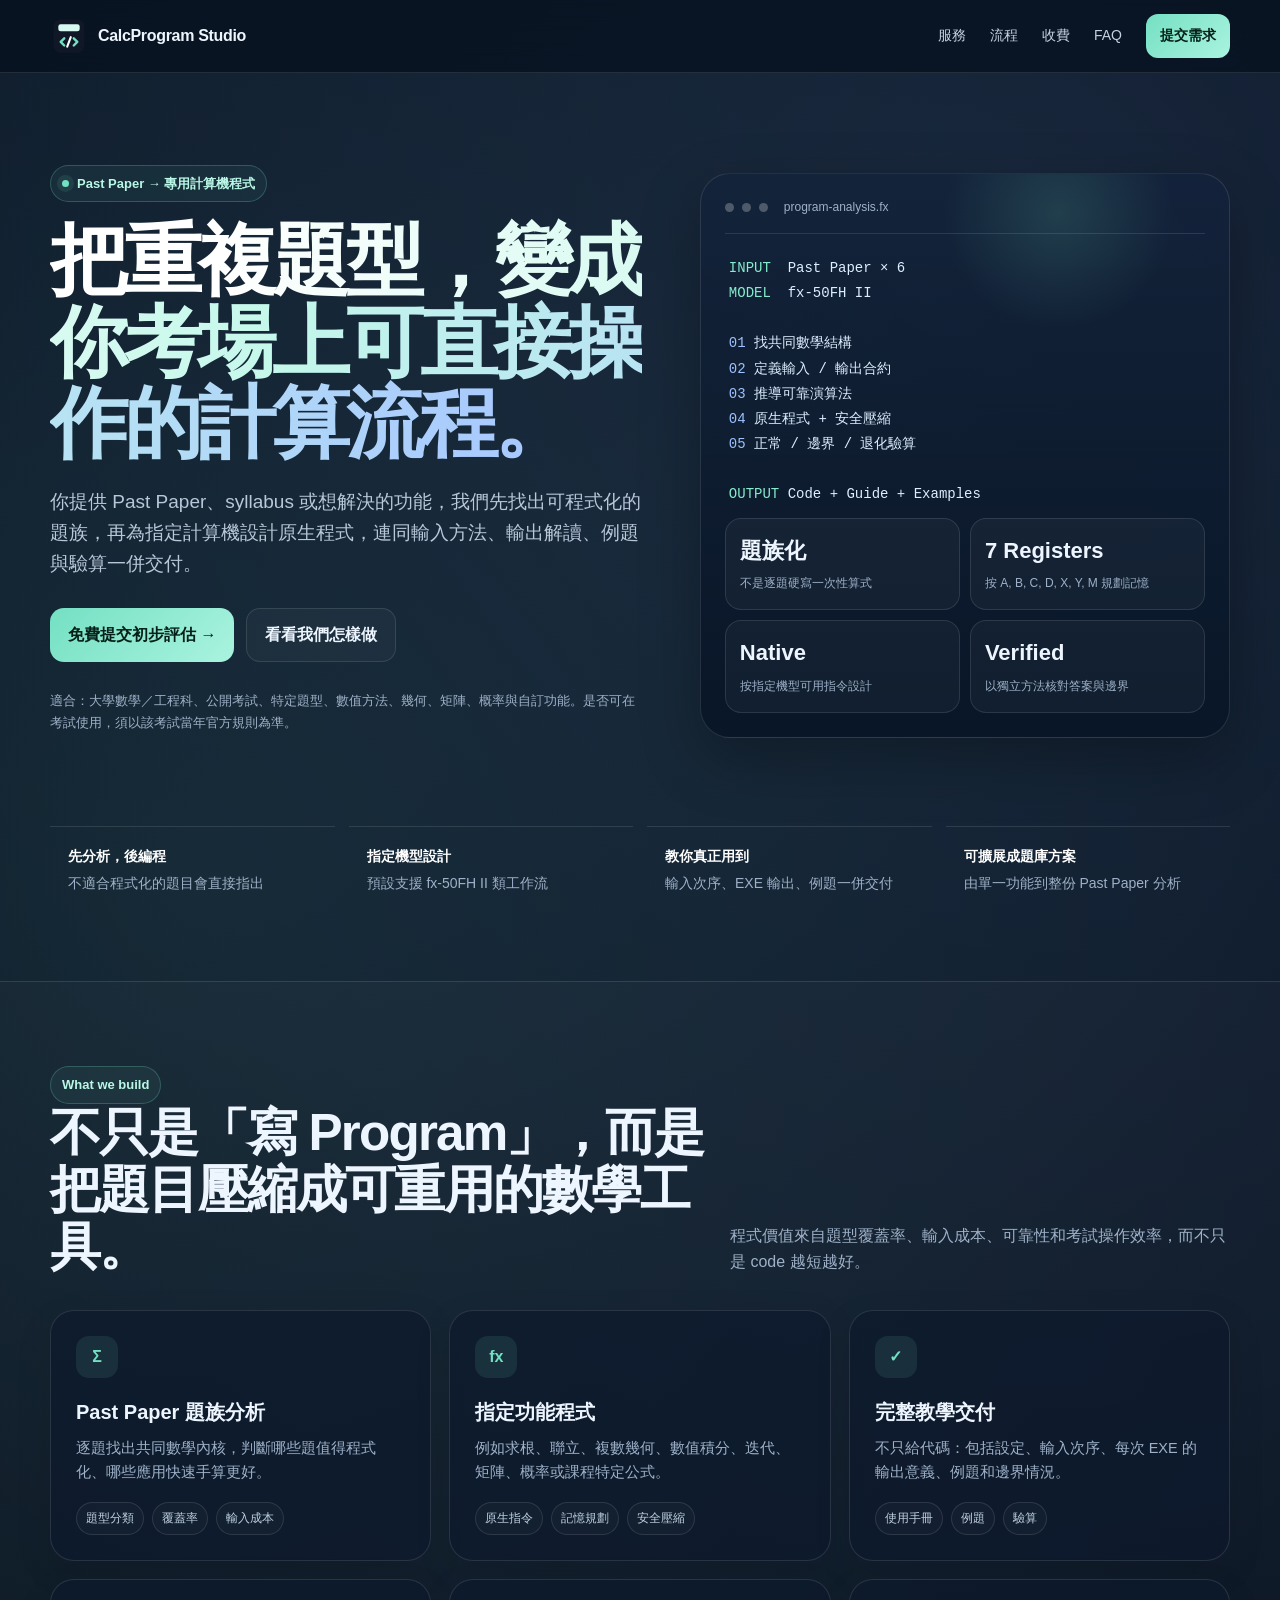
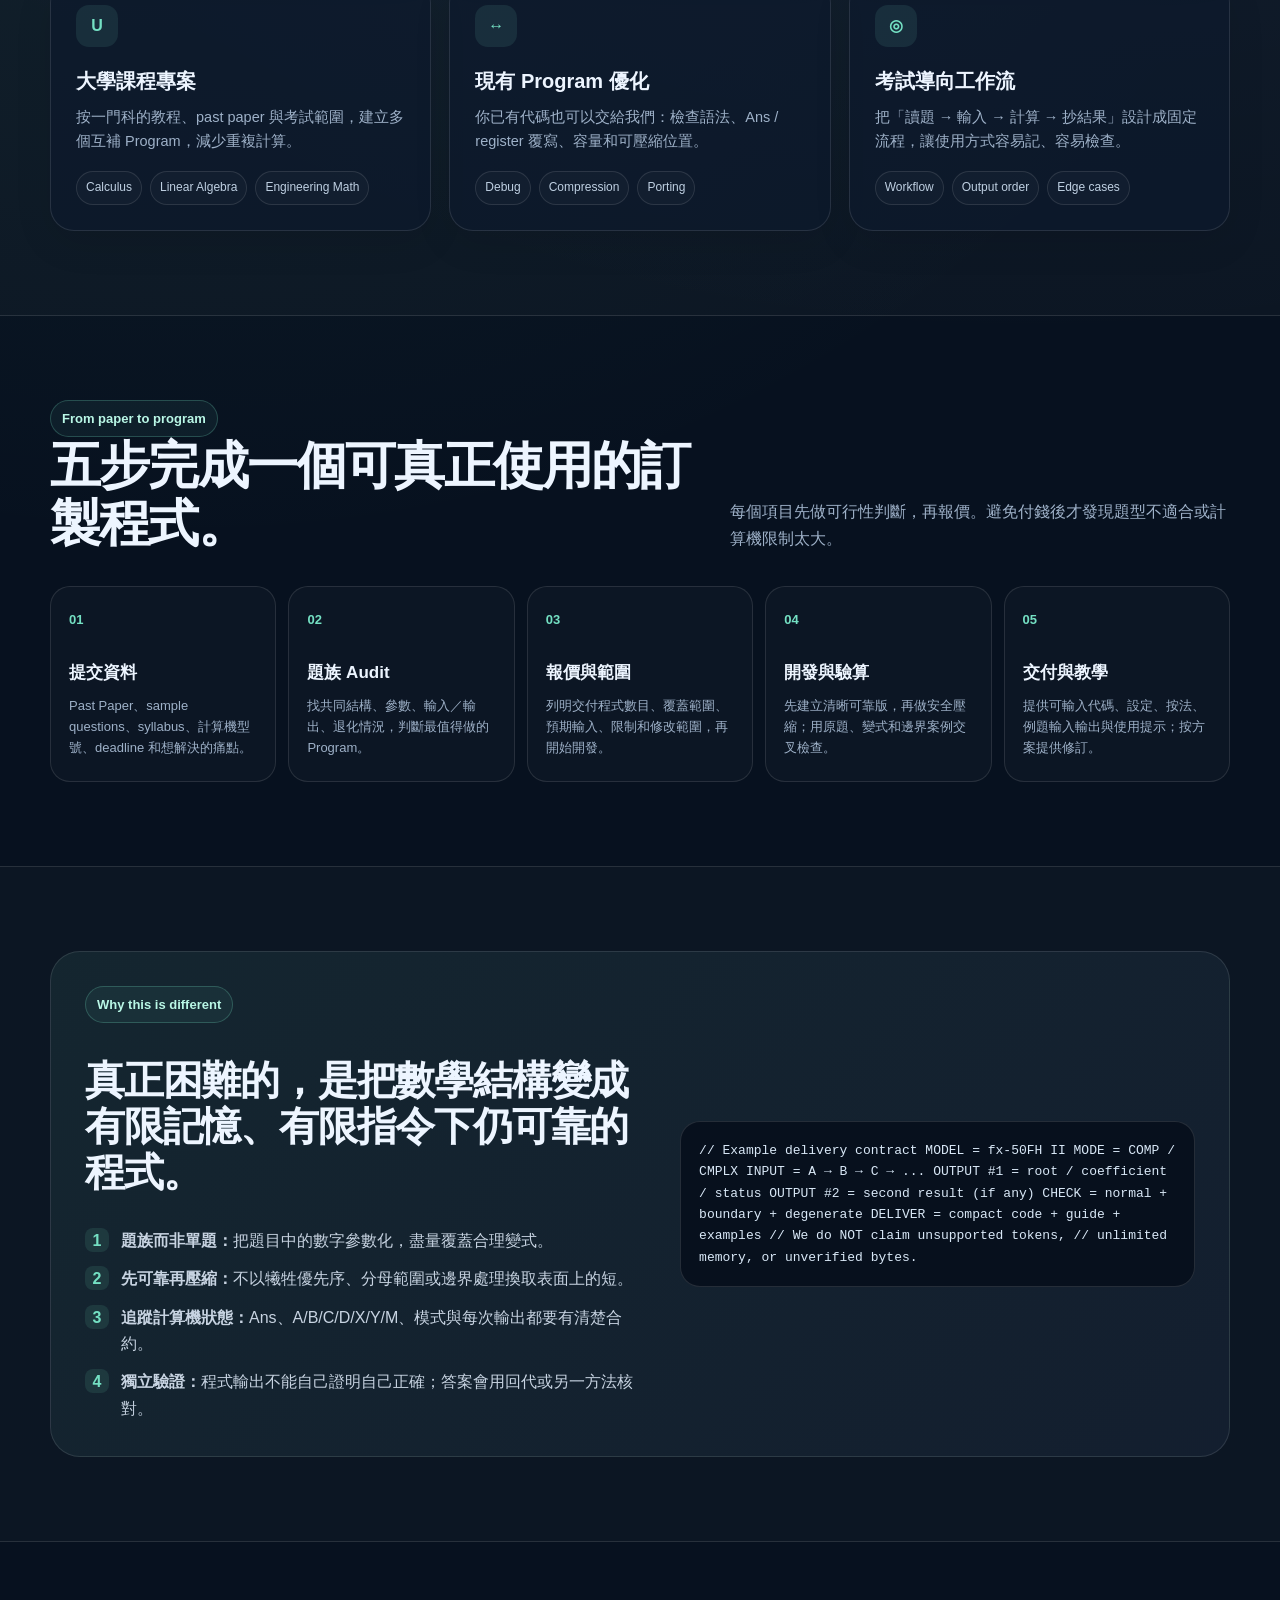
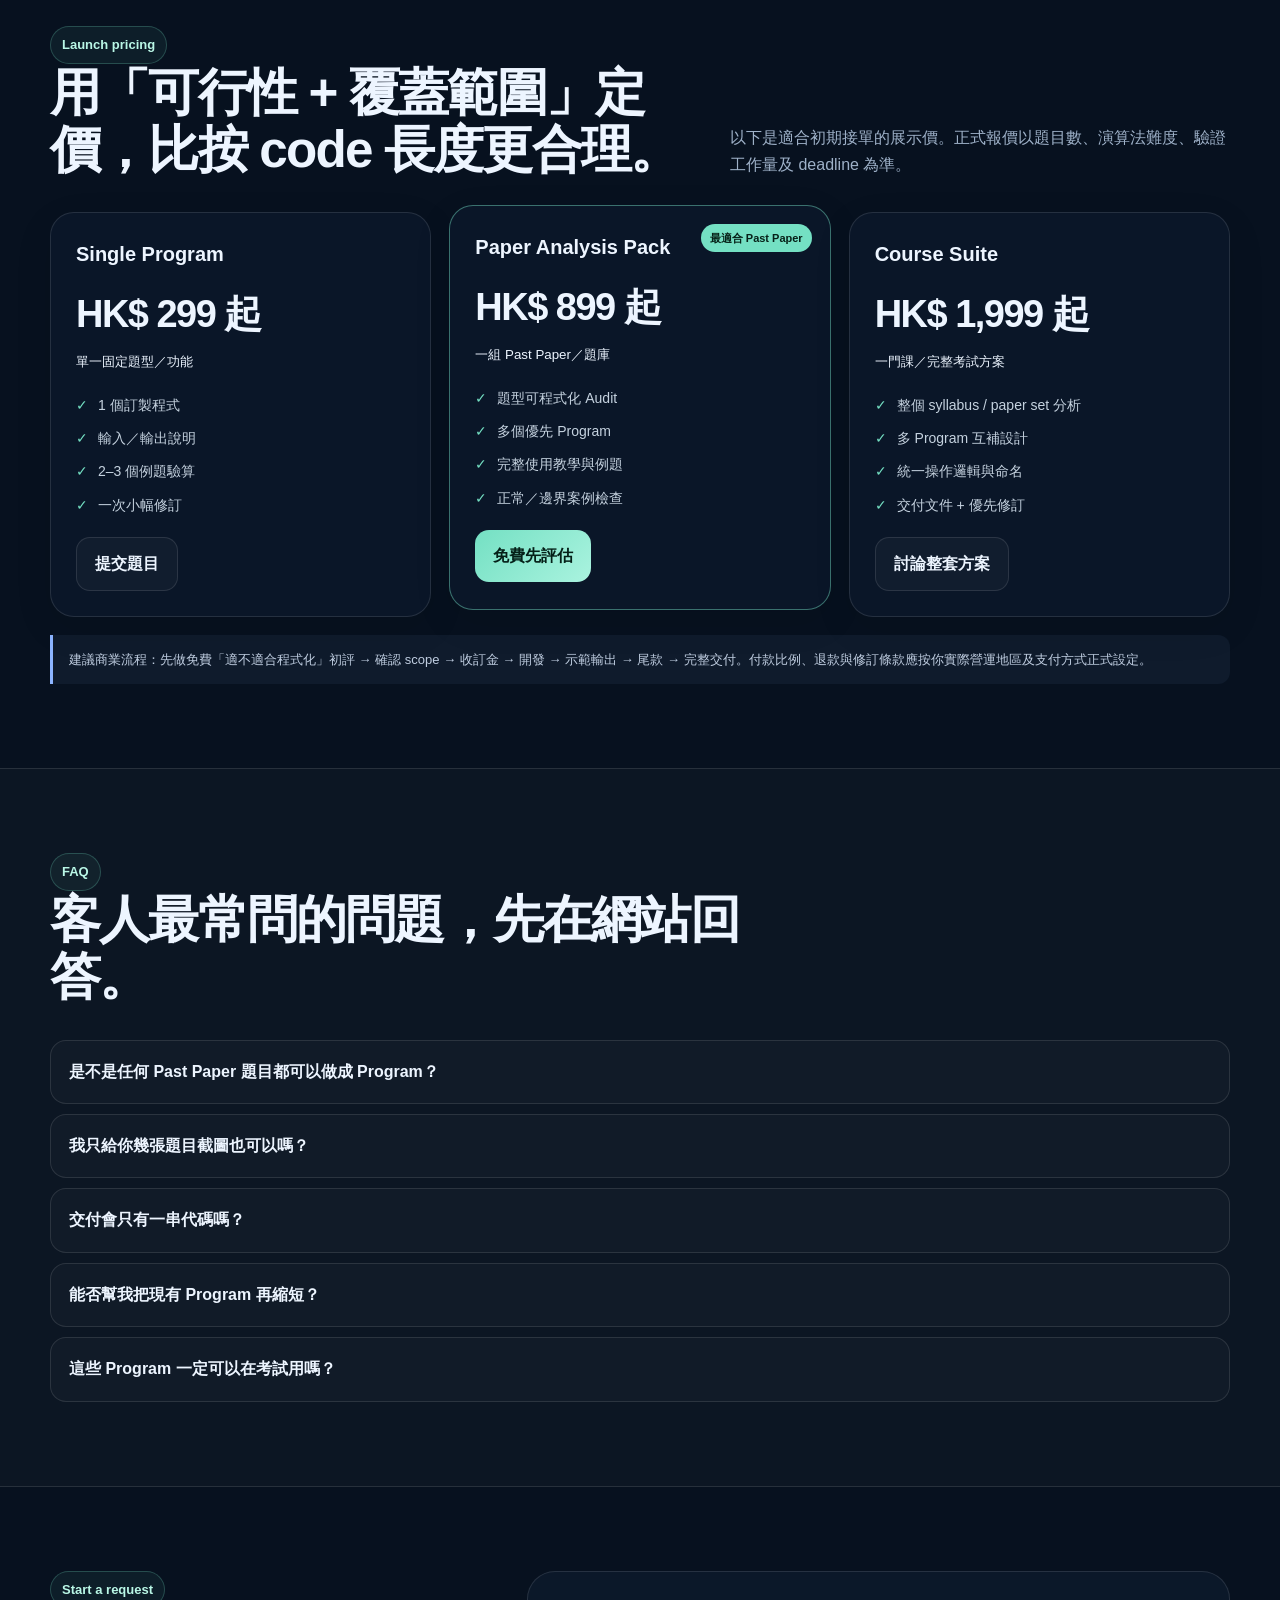
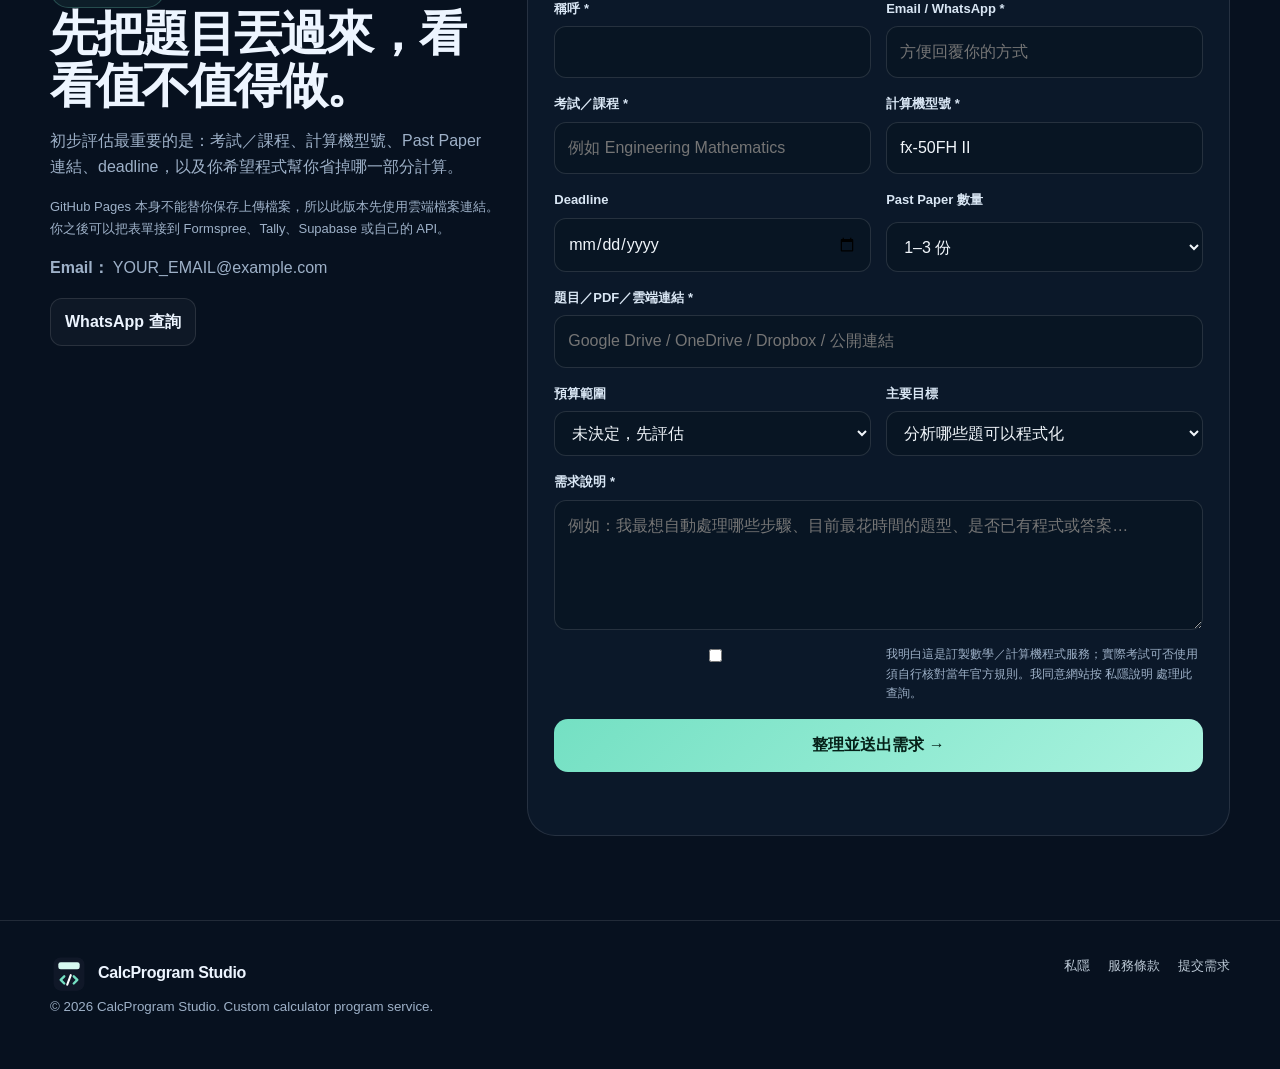
<file: index.html>
<!doctype html>
<html lang="zh-Hant">
<head>
  <meta charset="utf-8">
  <meta name="viewport" content="width=device-width,initial-scale=1">
  <meta name="description" content="按 Past Paper、考試或指定功能訂製 fx-50FH II 計算機程式：題族分析、演算法設計、原生程式、驗算與使用教學。">
  <meta name="theme-color" content="#07111f">
  <title>CalcProgram Studio｜訂製計算機程式</title>
  <link rel="icon" href="assets/logo.svg" type="image/svg+xml">
  <link rel="stylesheet" href="assets/styles.css">
</head>
<body>
  <header class="nav">
    <div class="container nav-inner">
      <a class="brand" href="#top"><img src="assets/logo.svg" alt=""><span data-brand>CalcProgram Studio</span></a>
      <nav class="nav-links" aria-label="主要導覽">
        <a href="#services">服務</a><a href="#process">流程</a><a href="#pricing">收費</a><a href="#faq">FAQ</a>
        <a class="btn btn-primary btn-small" href="#order">提交需求</a>
      </nav>
      <a class="btn btn-secondary btn-small mobile-menu" href="#order">查詢</a>
    </div>
  </header>

  <main id="top">
    <section class="hero">
      <div class="container hero-grid">
        <div>
          <div class="eyebrow"><span class="dot"></span> Past Paper → 專用計算機程式</div>
          <h1><span class="gradient">把重複題型，變成你考場上可直接操作的計算流程。</span></h1>
          <p class="lead">你提供 Past Paper、syllabus 或想解決的功能，我們先找出可程式化的題族，再為指定計算機設計原生程式，連同輸入方法、輸出解讀、例題與驗算一併交付。</p>
          <div class="hero-actions">
            <a class="btn btn-primary" href="#order">免費提交初步評估 →</a>
            <a class="btn btn-secondary" href="#process">看看我們怎樣做</a>
          </div>
          <p class="micro">適合：大學數學／工程科、公開考試、特定題型、數值方法、幾何、矩陣、概率與自訂功能。是否可在考試使用，須以該考試當年官方規則為準。</p>
        </div>
        <div class="hero-card" aria-label="程式分析示例">
          <div class="window-top"><i></i><i></i><i></i><span style="margin-left:8px">program-analysis.fx</span></div>
          <div class="code"><span class="g">INPUT</span>  Past Paper × 6
<span class="g">MODEL</span>  fx-50FH II

<span class="b">01</span> 找共同數學結構
<span class="b">02</span> 定義輸入 / 輸出合約
<span class="b">03</span> 推導可靠演算法
<span class="b">04</span> 原生程式 + 安全壓縮
<span class="b">05</span> 正常 / 邊界 / 退化驗算

<span class="g">OUTPUT</span> Code + Guide + Examples</div>
          <div class="analysis-card">
            <div class="mini-panel"><strong>題族化</strong><span>不是逐題硬寫一次性算式</span></div>
            <div class="mini-panel"><strong>7 Registers</strong><span>按 A, B, C, D, X, Y, M 規劃記憶</span></div>
            <div class="mini-panel"><strong>Native</strong><span>按指定機型可用指令設計</span></div>
            <div class="mini-panel"><strong>Verified</strong><span>以獨立方法核對答案與邊界</span></div>
          </div>
        </div>
      </div>
    </section>

    <section class="trust">
      <div class="container trust-grid">
        <div class="trust-item"><b>先分析，後編程</b>不適合程式化的題目會直接指出</div>
        <div class="trust-item"><b>指定機型設計</b>預設支援 fx-50FH II 類工作流</div>
        <div class="trust-item"><b>教你真正用到</b>輸入次序、EXE 輸出、例題一併交付</div>
        <div class="trust-item"><b>可擴展成題庫方案</b>由單一功能到整份 Past Paper 分析</div>
      </div>
    </section>

    <section class="section alt" id="services">
      <div class="container">
        <div class="section-head"><div><div class="eyebrow">What we build</div><h2>不只是「寫 Program」，而是把題目壓縮成可重用的數學工具。</h2></div><p>程式價值來自題型覆蓋率、輸入成本、可靠性和考試操作效率，而不只是 code 越短越好。</p></div>
        <div class="grid-3">
          <article class="card"><div class="icon">Σ</div><h3>Past Paper 題族分析</h3><p>逐題找出共同數學內核，判斷哪些題值得程式化、哪些應用快速手算更好。</p><div class="tag-list"><span class="tag">題型分類</span><span class="tag">覆蓋率</span><span class="tag">輸入成本</span></div></article>
          <article class="card"><div class="icon">fx</div><h3>指定功能程式</h3><p>例如求根、聯立、複數幾何、數值積分、迭代、矩陣、概率或課程特定公式。</p><div class="tag-list"><span class="tag">原生指令</span><span class="tag">記憶規劃</span><span class="tag">安全壓縮</span></div></article>
          <article class="card"><div class="icon">✓</div><h3>完整教學交付</h3><p>不只給代碼：包括設定、輸入次序、每次 EXE 的輸出意義、例題和邊界情況。</p><div class="tag-list"><span class="tag">使用手冊</span><span class="tag">例題</span><span class="tag">驗算</span></div></article>
          <article class="card"><div class="icon">U</div><h3>大學課程專案</h3><p>按一門科的教程、past paper 與考試範圍，建立多個互補 Program，減少重複計算。</p><div class="tag-list"><span class="tag">Calculus</span><span class="tag">Linear Algebra</span><span class="tag">Engineering Math</span></div></article>
          <article class="card"><div class="icon">↔</div><h3>現有 Program 優化</h3><p>你已有代碼也可以交給我們：檢查語法、Ans / register 覆寫、容量和可壓縮位置。</p><div class="tag-list"><span class="tag">Debug</span><span class="tag">Compression</span><span class="tag">Porting</span></div></article>
          <article class="card"><div class="icon">◎</div><h3>考試導向工作流</h3><p>把「讀題 → 輸入 → 計算 → 抄結果」設計成固定流程，讓使用方式容易記、容易檢查。</p><div class="tag-list"><span class="tag">Workflow</span><span class="tag">Output order</span><span class="tag">Edge cases</span></div></article>
        </div>
      </div>
    </section>

    <section class="section" id="process">
      <div class="container">
        <div class="section-head"><div><div class="eyebrow">From paper to program</div><h2>五步完成一個可真正使用的訂製程式。</h2></div><p>每個項目先做可行性判斷，再報價。避免付錢後才發現題型不適合或計算機限制太大。</p></div>
        <div class="process">
          <div class="step"><h3>提交資料</h3><p>Past Paper、sample questions、syllabus、計算機型號、deadline 和想解決的痛點。</p></div>
          <div class="step"><h3>題族 Audit</h3><p>找共同結構、參數、輸入／輸出、退化情況，判斷最值得做的 Program。</p></div>
          <div class="step"><h3>報價與範圍</h3><p>列明交付程式數目、覆蓋範圍、預期輸入、限制和修改範圍，再開始開發。</p></div>
          <div class="step"><h3>開發與驗算</h3><p>先建立清晰可靠版，再做安全壓縮；用原題、變式和邊界案例交叉檢查。</p></div>
          <div class="step"><h3>交付與教學</h3><p>提供可輸入代碼、設定、按法、例題輸入輸出與使用提示；按方案提供修訂。</p></div>
        </div>
      </div>
    </section>

    <section class="section alt">
      <div class="container feature-band">
        <div><div class="eyebrow">Why this is different</div><h2 style="font-size:40px;line-height:1.15;letter-spacing:-.03em">真正困難的，是把數學結構變成有限記憶、有限指令下仍可靠的程式。</h2>
          <div class="checklist">
            <div class="check"><b>1</b><span><strong>題族而非單題：</strong>把題目中的數字參數化，盡量覆蓋合理變式。</span></div>
            <div class="check"><b>2</b><span><strong>先可靠再壓縮：</strong>不以犧牲優先序、分母範圍或邊界處理換取表面上的短。</span></div>
            <div class="check"><b>3</b><span><strong>追蹤計算機狀態：</strong>Ans、A/B/C/D/X/Y/M、模式與每次輸出都要有清楚合約。</span></div>
            <div class="check"><b>4</b><span><strong>獨立驗證：</strong>程式輸出不能自己證明自己正確；答案會用回代或另一方法核對。</span></div>
          </div>
        </div>
        <div class="code-panel">// Example delivery contract
MODEL      = fx-50FH II
MODE       = COMP / CMPLX
INPUT      = A → B → C → ...
OUTPUT #1  = root / coefficient / status
OUTPUT #2  = second result (if any)
CHECK      = normal + boundary + degenerate
DELIVER    = compact code + guide + examples

// We do NOT claim unsupported tokens,
// unlimited memory, or unverified bytes.</div>
      </div>
    </section>

    <section class="section" id="pricing">
      <div class="container">
        <div class="section-head"><div><div class="eyebrow">Launch pricing</div><h2>用「可行性 + 覆蓋範圍」定價，比按 code 長度更合理。</h2></div><p>以下是適合初期接單的展示價。正式報價以題目數、演算法難度、驗證工作量及 deadline 為準。</p></div>
        <div class="pricing">
          <article class="card price-card"><h3>Single Program</h3><div class="price" data-price="starter">HK$ 299 起</div><small>單一固定題型／功能</small><ul class="list"><li>1 個訂製程式</li><li>輸入／輸出說明</li><li>2–3 個例題驗算</li><li>一次小幅修訂</li></ul><a href="#order" class="btn btn-secondary">提交題目</a></article>
          <article class="card price-card featured"><div class="badge">最適合 Past Paper</div><h3>Paper Analysis Pack</h3><div class="price" data-price="paper">HK$ 899 起</div><small>一組 Past Paper／題庫</small><ul class="list"><li>題型可程式化 Audit</li><li>多個優先 Program</li><li>完整使用教學與例題</li><li>正常／邊界案例檢查</li></ul><a href="#order" class="btn btn-primary">免費先評估</a></article>
          <article class="card price-card"><h3>Course Suite</h3><div class="price" data-price="suite">HK$ 1,999 起</div><small>一門課／完整考試方案</small><ul class="list"><li>整個 syllabus / paper set 分析</li><li>多 Program 互補設計</li><li>統一操作邏輯與命名</li><li>交付文件 + 優先修訂</li></ul><a href="#order" class="btn btn-secondary">討論整套方案</a></article>
        </div>
        <div class="notice">建議商業流程：先做免費「適不適合程式化」初評 → 確認 scope → 收訂金 → 開發 → 示範輸出 → 尾款 → 完整交付。付款比例、退款與修訂條款應按你實際營運地區及支付方式正式設定。</div>
      </div>
    </section>

    <section class="section alt" id="faq">
      <div class="container">
        <div class="section-head"><div><div class="eyebrow">FAQ</div><h2>客人最常問的問題，先在網站回答。</h2></div></div>
        <div class="faq">
          <details><summary>是不是任何 Past Paper 題目都可以做成 Program？</summary><p>不是。最適合的是有固定數學結構、只是參數或條件改變的題型。純證明、需要大量文字判斷、資訊不足或計算機原生功能無法可靠表達的題目，可能不值得程式化。我們的 Audit 就是先把這些分開。</p></details>
          <details><summary>我只給你幾張題目截圖也可以嗎？</summary><p>可以。最好同時提供考試名稱／課程、計算機型號及 syllabus 範圍。只有少量題目時，我們會明確列出程式假設的題型範圍，不會把少量樣本說成能覆蓋所有變式。</p></details>
          <details><summary>交付會只有一串代碼嗎？</summary><p>不會。標準交付會包括目標機型與模式、原生程式、輸入順序、每次暫停的輸出意義、實際例題、限制與注意事項。較大的方案會另外整理題型對應表。</p></details>
          <details><summary>能否幫我把現有 Program 再縮短？</summary><p>可以，但流程是先確認原版數學與狀態正確，再壓縮。對 fx-50FH II 這類機型，隱乘、Ans、register 覆寫和除法優先序都可能令「短一點」變成錯一點，因此不會只做字面刪減。</p></details>
          <details><summary>這些 Program 一定可以在考試用嗎？</summary><p>不保證。不同院校、科目、年度與考試可能有不同計算機／程式規則。客戶應先核對當年官方規則；如你提供相關規則，我們可以按規則限制設計，但不提供繞過監考或禁止規定的方法。</p></details>
        </div>
      </div>
    </section>

    <section class="section" id="order">
      <div class="container order-wrap">
        <div class="order-copy"><div class="eyebrow">Start a request</div><h2>先把題目丟過來，看看值不值得做。</h2><p>初步評估最重要的是：考試／課程、計算機型號、Past Paper 連結、deadline，以及你希望程式幫你省掉哪一部分計算。</p><p class="micro">GitHub Pages 本身不能替你保存上傳檔案，所以此版本先使用雲端檔案連結。你之後可以把表單接到 Formspree、Tally、Supabase 或自己的 API。</p><p><strong>Email：</strong> <a data-email href="mailto:YOUR_EMAIL@example.com">YOUR_EMAIL@example.com</a></p><p><a class="btn btn-secondary btn-small" data-whatsapp hidden href="#" rel="noopener">WhatsApp 查詢</a></p></div>
        <form class="form" id="inquiryForm">
          <div class="field"><label for="name">稱呼 *</label><input id="name" name="name" required autocomplete="name"></div>
          <div class="field"><label for="contact">Email / WhatsApp *</label><input id="contact" name="contact" required placeholder="方便回覆你的方式"></div>
          <div class="field"><label for="exam">考試／課程 *</label><input id="exam" name="exam" required placeholder="例如 Engineering Mathematics"></div>
          <div class="field"><label for="calculator">計算機型號 *</label><input id="calculator" name="calculator" required value="fx-50FH II"></div>
          <div class="field"><label for="deadline">Deadline</label><input id="deadline" name="deadline" type="date"></div>
          <div class="field"><label for="paperCount">Past Paper 數量</label><select id="paperCount" name="paperCount"><option>1–3 份</option><option>4–8 份</option><option>9–15 份</option><option>16+ 份</option><option>不是 Past Paper</option></select></div>
          <div class="field full"><label for="links">題目／PDF／雲端連結 *</label><input id="links" name="links" required placeholder="Google Drive / OneDrive / Dropbox / 公開連結"></div>
          <div class="field"><label for="budget">預算範圍</label><select id="budget" name="budget"><option>未決定，先評估</option><option>HK$300 以下</option><option>HK$300–800</option><option>HK$800–2,000</option><option>HK$2,000+</option></select></div>
          <div class="field"><label for="goal">主要目標</label><select id="goal" name="goal"><option>分析哪些題可以程式化</option><option>訂製單一 Program</option><option>整份 Past Paper 套裝</option><option>優化現有 Program</option><option>其他</option></select></div>
          <div class="field full"><label for="details">需求說明 *</label><textarea id="details" name="details" required placeholder="例如：我最想自動處理哪些步驟、目前最花時間的題型、是否已有程式或答案…"></textarea></div>
          <label class="consent field full"><input type="checkbox" required><span>我明白這是訂製數學／計算機程式服務；實際考試可否使用須自行核對當年官方規則。我同意網站按 <a href="privacy.html">私隱說明</a> 處理此查詢。</span></label>
          <div class="field full"><button class="btn btn-primary" type="submit">整理並送出需求 →</button></div>
          <div class="form-status" id="formStatus" role="status" aria-live="polite"></div>
        </form>
      </div>
    </section>
  </main>

  <footer class="footer"><div class="container footer-grid"><div><div class="brand"><img src="assets/logo.svg" alt=""><span data-brand>CalcProgram Studio</span></div><small>© <span data-year></span> <span data-brand>CalcProgram Studio</span>. Custom calculator program service.</small></div><div class="footer-links"><a href="privacy.html">私隱</a><a href="terms.html">服務條款</a><a href="#order">提交需求</a></div></div></footer>
  <script src="assets/config.js"></script><script src="assets/app.js"></script>
</body>
</html>
</file>
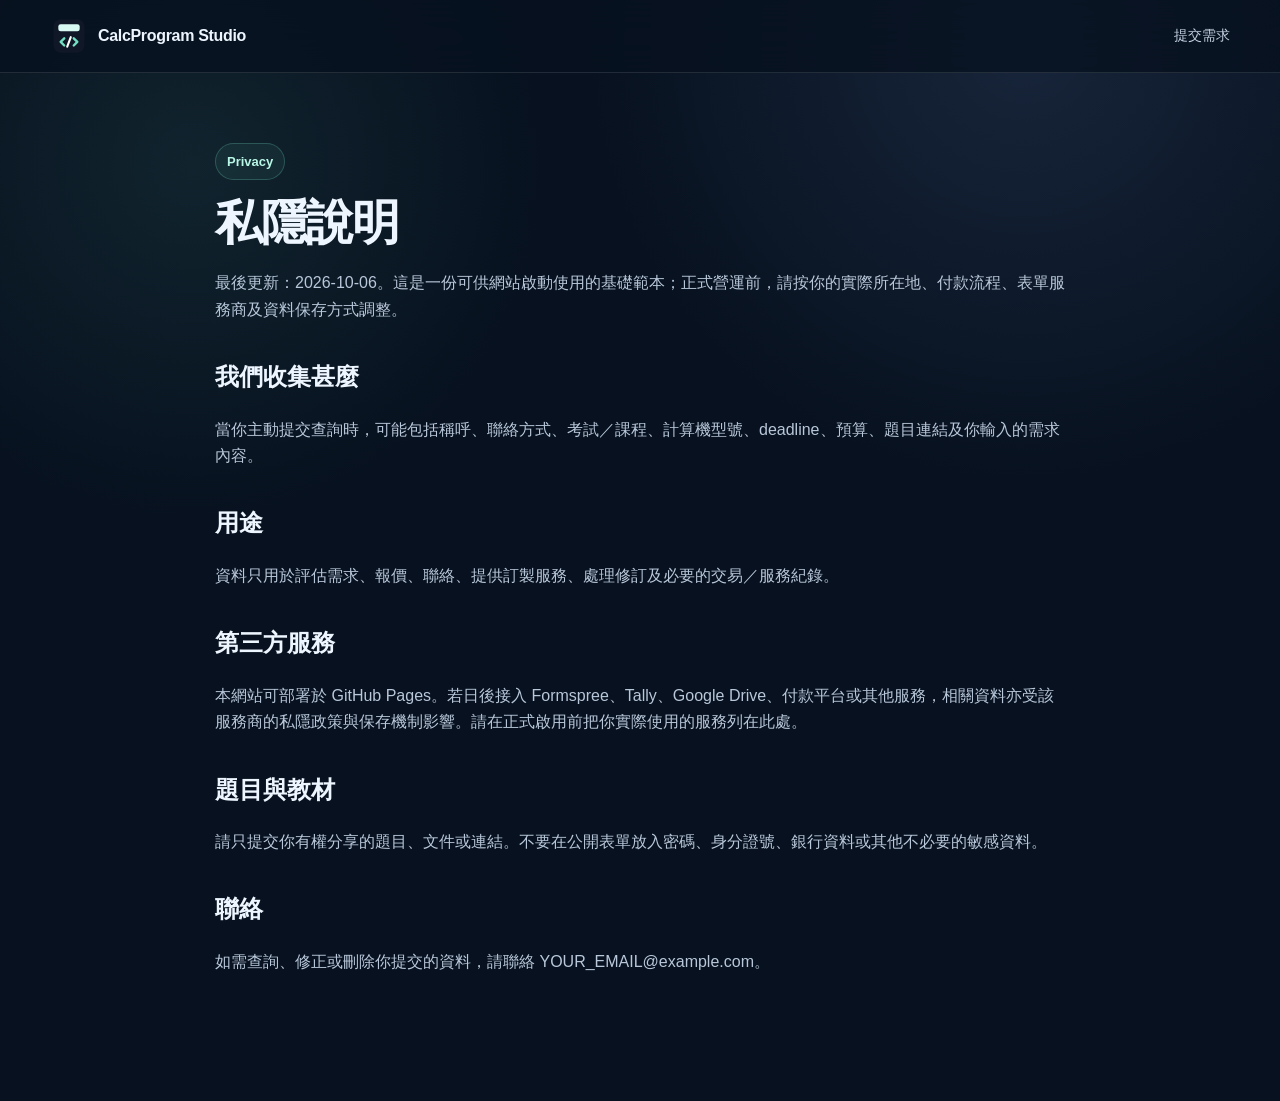
<file: privacy.html>
<!doctype html><html lang="zh-Hant"><head><meta charset="utf-8"><meta name="viewport" content="width=device-width,initial-scale=1"><title>私隱說明｜CalcProgram Studio</title><link rel="icon" href="assets/logo.svg" type="image/svg+xml"><link rel="stylesheet" href="assets/styles.css"></head><body>
<header class="nav"><div class="container nav-inner"><a class="brand" href="index.html"><img src="assets/logo.svg" alt=""><span data-brand>CalcProgram Studio</span></a><div class="nav-links"><a href="index.html#order">提交需求</a></div></div></header>
<main class="legal-page"><div class="container legal"><div class="eyebrow">Privacy</div><h1>私隱說明</h1><p>最後更新：2026-10-06。這是一份可供網站啟動使用的基礎範本；正式營運前，請按你的實際所在地、付款流程、表單服務商及資料保存方式調整。</p>
<h2>我們收集甚麼</h2><p>當你主動提交查詢時，可能包括稱呼、聯絡方式、考試／課程、計算機型號、deadline、預算、題目連結及你輸入的需求內容。</p>
<h2>用途</h2><p>資料只用於評估需求、報價、聯絡、提供訂製服務、處理修訂及必要的交易／服務紀錄。</p>
<h2>第三方服務</h2><p>本網站可部署於 GitHub Pages。若日後接入 Formspree、Tally、Google Drive、付款平台或其他服務，相關資料亦受該服務商的私隱政策與保存機制影響。請在正式啟用前把你實際使用的服務列在此處。</p>
<h2>題目與教材</h2><p>請只提交你有權分享的題目、文件或連結。不要在公開表單放入密碼、身分證號、銀行資料或其他不必要的敏感資料。</p>
<h2>聯絡</h2><p>如需查詢、修正或刪除你提交的資料，請聯絡 <a data-email href="mailto:YOUR_EMAIL@example.com">YOUR_EMAIL@example.com</a>。</p>
</div></main><script src="assets/config.js"></script><script src="assets/app.js"></script></body></html>
</file>
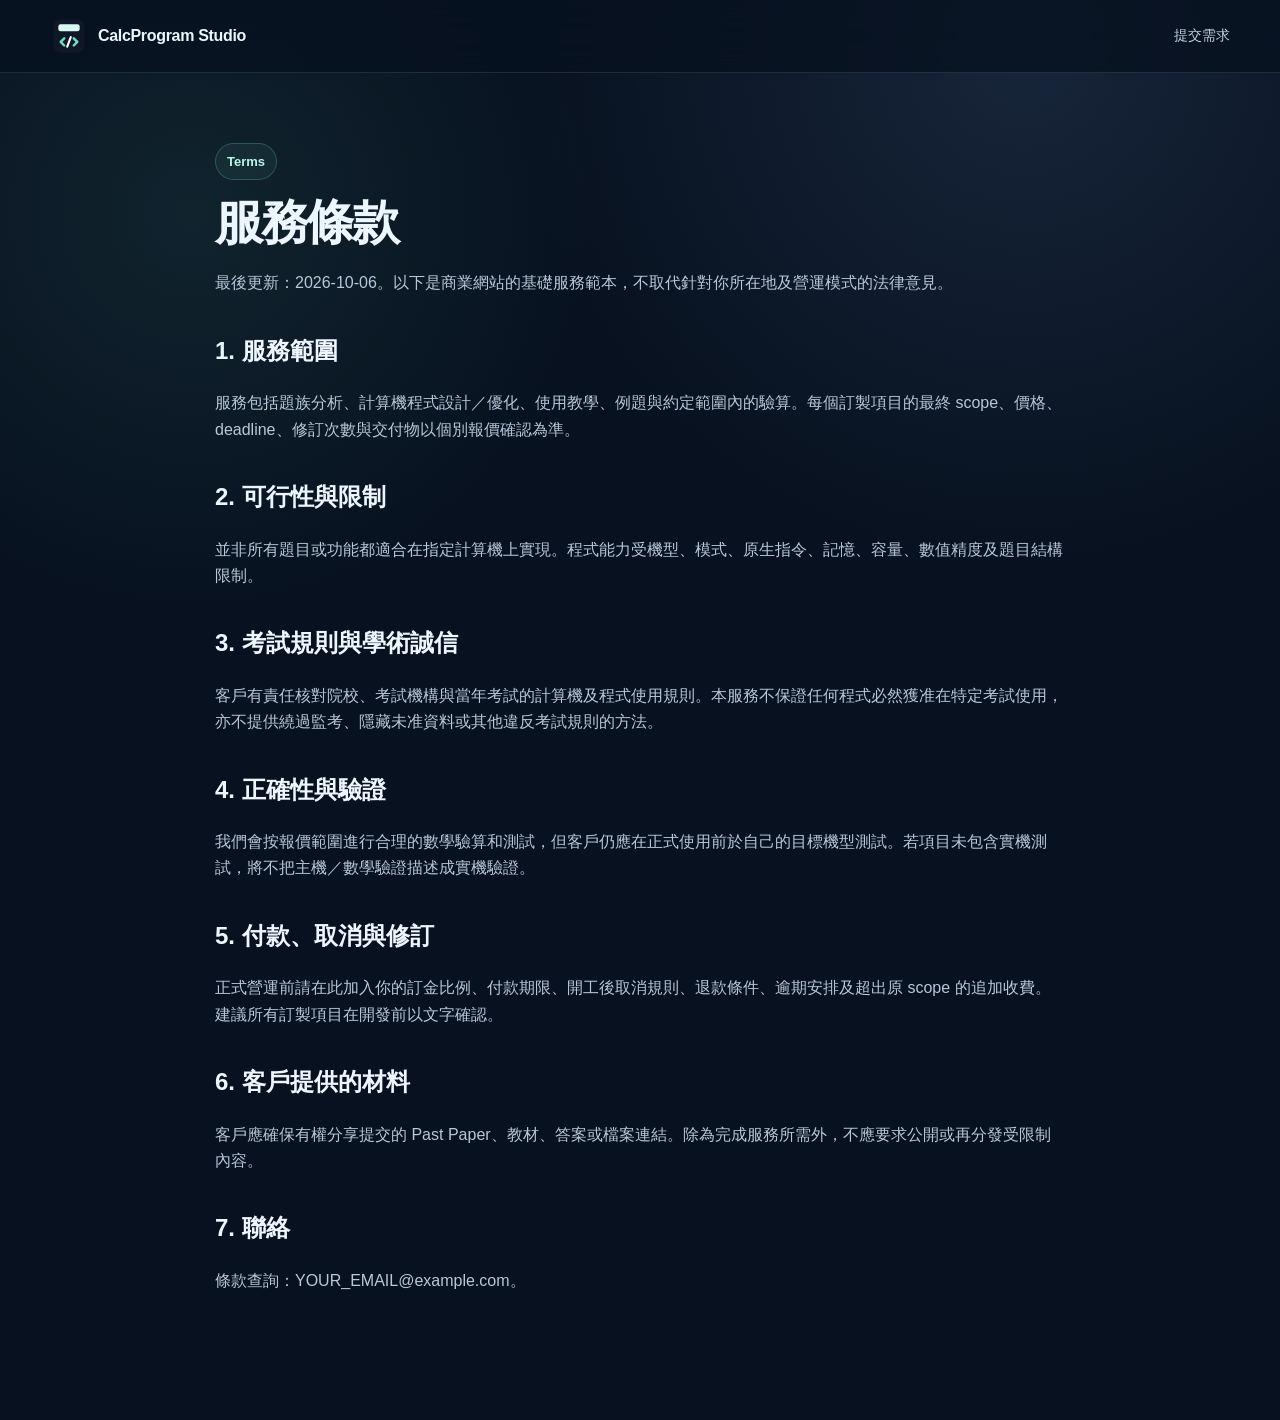
<file: terms.html>
<!doctype html><html lang="zh-Hant"><head><meta charset="utf-8"><meta name="viewport" content="width=device-width,initial-scale=1"><title>服務條款｜CalcProgram Studio</title><link rel="icon" href="assets/logo.svg" type="image/svg+xml"><link rel="stylesheet" href="assets/styles.css"></head><body>
<header class="nav"><div class="container nav-inner"><a class="brand" href="index.html"><img src="assets/logo.svg" alt=""><span data-brand>CalcProgram Studio</span></a><div class="nav-links"><a href="index.html#order">提交需求</a></div></div></header>
<main class="legal-page"><div class="container legal"><div class="eyebrow">Terms</div><h1>服務條款</h1><p>最後更新：2026-10-06。以下是商業網站的基礎服務範本，不取代針對你所在地及營運模式的法律意見。</p>
<h2>1. 服務範圍</h2><p>服務包括題族分析、計算機程式設計／優化、使用教學、例題與約定範圍內的驗算。每個訂製項目的最終 scope、價格、deadline、修訂次數與交付物以個別報價確認為準。</p>
<h2>2. 可行性與限制</h2><p>並非所有題目或功能都適合在指定計算機上實現。程式能力受機型、模式、原生指令、記憶、容量、數值精度及題目結構限制。</p>
<h2>3. 考試規則與學術誠信</h2><p>客戶有責任核對院校、考試機構與當年考試的計算機及程式使用規則。本服務不保證任何程式必然獲准在特定考試使用，亦不提供繞過監考、隱藏未准資料或其他違反考試規則的方法。</p>
<h2>4. 正確性與驗證</h2><p>我們會按報價範圍進行合理的數學驗算和測試，但客戶仍應在正式使用前於自己的目標機型測試。若項目未包含實機測試，將不把主機／數學驗證描述成實機驗證。</p>
<h2>5. 付款、取消與修訂</h2><p>正式營運前請在此加入你的訂金比例、付款期限、開工後取消規則、退款條件、逾期安排及超出原 scope 的追加收費。建議所有訂製項目在開發前以文字確認。</p>
<h2>6. 客戶提供的材料</h2><p>客戶應確保有權分享提交的 Past Paper、教材、答案或檔案連結。除為完成服務所需外，不應要求公開或再分發受限制內容。</p>
<h2>7. 聯絡</h2><p>條款查詢：<a data-email href="mailto:YOUR_EMAIL@example.com">YOUR_EMAIL@example.com</a>。</p>
</div></main><script src="assets/config.js"></script><script src="assets/app.js"></script></body></html>
</file>
<file: assets/styles.css>
:root{--bg:#07111f;--panel:#0d1a2d;--soft:#13233a;--text:#edf5ff;--muted:#9eb1c8;--line:rgba(255,255,255,.11);--brand:#74e0c3;--brand2:#8cb4ff;--dark:#05101e;--shadow:0 22px 60px rgba(0,0,0,.28);--radius:24px;--max:1180px}
*{box-sizing:border-box}html{scroll-behavior:smooth}body{margin:0;font-family:Inter,ui-sans-serif,-apple-system,BlinkMacSystemFont,"Segoe UI","Noto Sans TC","PingFang TC","Microsoft JhengHei",sans-serif;background:radial-gradient(circle at 80% 4%,rgba(140,180,255,.12),transparent 30%),radial-gradient(circle at 15% 15%,rgba(116,224,195,.09),transparent 25%),var(--bg);color:var(--text);line-height:1.65}a{color:inherit;text-decoration:none}button,input,select,textarea{font:inherit}.container{width:min(calc(100% - 40px),var(--max));margin:auto}.nav{position:sticky;top:0;z-index:20;background:rgba(7,17,31,.78);backdrop-filter:blur(18px);border-bottom:1px solid var(--line)}.nav-inner{height:72px;display:flex;align-items:center;gap:28px}.brand{display:flex;align-items:center;gap:10px;font-weight:800;letter-spacing:-.02em}.brand img{width:38px;height:38px}.nav-links{margin-left:auto;display:flex;align-items:center;gap:24px;color:#c4d1e0;font-size:14px}.nav-links a:hover{color:#fff}.btn{border:0;border-radius:14px;padding:13px 18px;display:inline-flex;align-items:center;justify-content:center;gap:8px;font-weight:750;cursor:pointer;transition:.2s transform,.2s background,.2s border}.btn:hover{transform:translateY(-1px)}.btn-primary{background:linear-gradient(135deg,var(--brand),#aaf3df);color:#052018}.btn-secondary{border:1px solid var(--line);background:rgba(255,255,255,.03);color:var(--text)}.btn-small{padding:10px 14px;border-radius:12px}.hero{padding:92px 0 70px}.hero-grid{display:grid;grid-template-columns:1.06fr .94fr;gap:52px;align-items:center}.eyebrow{display:inline-flex;gap:8px;align-items:center;padding:7px 11px;border-radius:999px;border:1px solid rgba(116,224,195,.24);background:rgba(116,224,195,.06);color:#b9f7e6;font-size:13px;font-weight:700}.dot{width:7px;height:7px;border-radius:50%;background:var(--brand);box-shadow:0 0 0 5px rgba(116,224,195,.1)}h1{font-size:clamp(44px,6.5vw,78px);line-height:1.04;letter-spacing:-.052em;margin:18px 0 22px}.gradient{background:linear-gradient(90deg,#fff 10%,#c4f8ea 48%,#a6c6ff);-webkit-background-clip:text;background-clip:text;color:transparent}.lead{font-size:19px;color:#b8c7d9;max-width:720px}.hero-actions{display:flex;flex-wrap:wrap;gap:12px;margin:28px 0}.micro{font-size:13px;color:var(--muted)}.hero-card{background:linear-gradient(180deg,rgba(19,35,58,.95),rgba(9,22,39,.96));border:1px solid var(--line);border-radius:30px;box-shadow:var(--shadow);padding:24px;position:relative;overflow:hidden}.hero-card:before{content:"";position:absolute;inset:-80px auto auto 45%;width:240px;height:240px;background:radial-gradient(circle,rgba(116,224,195,.15),transparent 68%)}.window-top{display:flex;align-items:center;gap:8px;color:var(--muted);font-size:12px;border-bottom:1px solid var(--line);padding-bottom:15px}.window-top i{display:block;width:9px;height:9px;background:rgba(255,255,255,.25);border-radius:50%}.code{font-family:"SFMono-Regular",Consolas,"Liberation Mono",monospace;font-size:14px;line-height:1.8;padding:22px 4px 10px;color:#dceeff;white-space:pre-wrap}.code .g{color:#85edcc}.code .b{color:#9ec2ff}.analysis-card{display:grid;grid-template-columns:1fr 1fr;gap:10px}.mini-panel{background:rgba(255,255,255,.035);border:1px solid var(--line);border-radius:16px;padding:14px}.mini-panel strong{font-size:22px;display:block}.mini-panel span{font-size:12px;color:var(--muted)}.trust{padding:10px 0 68px}.trust-grid{display:grid;grid-template-columns:repeat(4,1fr);gap:14px}.trust-item{padding:18px;border-top:1px solid var(--line);color:var(--muted);font-size:14px}.trust-item b{color:#fff;display:block;margin-bottom:4px}.section{padding:84px 0}.section.alt{background:rgba(255,255,255,.018);border-top:1px solid var(--line);border-bottom:1px solid var(--line)}.section-head{display:flex;justify-content:space-between;gap:24px;align-items:end;margin-bottom:34px}.section-head h2{font-size:clamp(34px,4vw,52px);line-height:1.12;letter-spacing:-.035em;margin:0;max-width:720px}.section-head p{max-width:500px;color:var(--muted);margin:0}.grid-3{display:grid;grid-template-columns:repeat(3,1fr);gap:18px}.card{background:rgba(13,26,45,.72);border:1px solid var(--line);border-radius:var(--radius);padding:25px;box-shadow:0 12px 38px rgba(0,0,0,.09)}.card .icon{width:42px;height:42px;border-radius:13px;display:grid;place-items:center;background:rgba(116,224,195,.1);color:var(--brand);font-weight:900;margin-bottom:18px}.card h3{margin:0 0 8px;font-size:20px}.card p{margin:0;color:var(--muted);font-size:14.5px}.tag-list{display:flex;flex-wrap:wrap;gap:8px;margin-top:17px}.tag{font-size:12px;border:1px solid var(--line);border-radius:999px;padding:6px 9px;color:#bfd0e2;background:rgba(255,255,255,.025)}.process{counter-reset:step;display:grid;grid-template-columns:repeat(5,1fr);gap:12px}.step{counter-increment:step;padding:22px 18px;border-radius:20px;border:1px solid var(--line);background:rgba(255,255,255,.025);min-height:170px}.step:before{content:"0" counter(step);display:block;color:var(--brand);font-weight:800;font-size:13px;margin-bottom:28px}.step h3{font-size:17px;margin:0 0 8px}.step p{font-size:13px;color:var(--muted);margin:0}.feature-band{display:grid;grid-template-columns:1.05fr .95fr;gap:26px;align-items:center;background:linear-gradient(135deg,rgba(116,224,195,.08),rgba(140,180,255,.06));border:1px solid var(--line);padding:34px;border-radius:30px}.checklist{display:grid;gap:12px;margin-top:22px}.check{display:flex;gap:12px;align-items:flex-start}.check b{display:grid;place-items:center;min-width:24px;height:24px;border-radius:8px;background:rgba(116,224,195,.11);color:var(--brand)}.check span{color:#c7d3e1}.code-panel{background:#07101d;border:1px solid rgba(255,255,255,.12);border-radius:20px;padding:18px;font-family:monospace;color:#d9e8f7;font-size:13px}.pricing{display:grid;grid-template-columns:repeat(3,1fr);gap:18px}.price-card{position:relative}.price-card.featured{border-color:rgba(116,224,195,.45);transform:translateY(-7px)}.badge{position:absolute;right:18px;top:18px;padding:5px 9px;border-radius:999px;background:var(--brand);color:#062017;font-size:11px;font-weight:800}.price{font-size:38px;font-weight:850;letter-spacing:-.04em;margin:12px 0 2px}.price small{font-size:14px;color:var(--muted);font-weight:600}.list{padding:0;margin:20px 0;list-style:none;display:grid;gap:10px}.list li{color:#c5d2df;font-size:14px;padding-left:22px;position:relative}.list li:before{content:"✓";position:absolute;left:0;color:var(--brand)}.notice{margin-top:18px;padding:14px 16px;border-left:3px solid var(--brand2);background:rgba(140,180,255,.06);color:#bfcde0;font-size:13px;border-radius:0 12px 12px 0}.faq{display:grid;gap:10px}.faq details{border:1px solid var(--line);border-radius:16px;background:rgba(255,255,255,.025);padding:0 18px}.faq summary{cursor:pointer;font-weight:700;padding:18px 0;list-style:none}.faq summary::-webkit-details-marker{display:none}.faq p{margin:0 0 18px;color:var(--muted)}.order-wrap{display:grid;grid-template-columns:.78fr 1.22fr;gap:28px}.order-copy h2{font-size:48px;line-height:1.08;letter-spacing:-.04em;margin:0 0 16px}.order-copy p{color:var(--muted)}.form{display:grid;grid-template-columns:1fr 1fr;gap:15px;background:rgba(13,26,45,.82);border:1px solid var(--line);border-radius:28px;padding:26px}.field{display:grid;gap:7px}.field.full{grid-column:1/-1}.field label{font-size:13px;font-weight:700;color:#d9e6f4}.field input,.field select,.field textarea{width:100%;border:1px solid rgba(255,255,255,.12);background:#081523;color:#f1f6fb;border-radius:12px;padding:12px 13px;outline:none}.field input:focus,.field select:focus,.field textarea:focus{border-color:rgba(116,224,195,.55);box-shadow:0 0 0 3px rgba(116,224,195,.08)}.field textarea{min-height:130px;resize:vertical}.consent{display:flex;gap:10px;align-items:flex-start;font-size:12px;color:var(--muted)}.consent input{margin-top:4px}.form-status{grid-column:1/-1;font-size:13px;min-height:22px;color:#b9f7e6}.footer{border-top:1px solid var(--line);padding:34px 0 50px}.footer-grid{display:flex;justify-content:space-between;gap:24px;align-items:flex-start}.footer small{color:var(--muted)}.footer-links{display:flex;gap:18px;color:#bcc9d6;font-size:13px}.legal-page{padding:70px 0 110px}.legal{max-width:850px}.legal h1{font-size:48px}.legal h2{margin-top:34px}.legal p,.legal li{color:#b8c7d9}.mobile-menu{display:none;margin-left:auto}.sr-only{position:absolute;width:1px;height:1px;padding:0;margin:-1px;overflow:hidden;clip:rect(0,0,0,0);white-space:nowrap;border:0}
@media(max-width:960px){.nav-links{display:none}.mobile-menu{display:block}.hero-grid,.feature-band,.order-wrap{grid-template-columns:1fr}.hero{padding-top:58px}.hero-card{max-width:760px}.trust-grid{grid-template-columns:1fr 1fr}.grid-3,.pricing{grid-template-columns:1fr 1fr}.process{grid-template-columns:1fr 1fr}.price-card.featured{transform:none}.section-head{align-items:start;flex-direction:column}}
@media(max-width:650px){.container{width:min(calc(100% - 28px),var(--max))}.hero{padding:48px 0 48px}h1{font-size:45px}.lead{font-size:17px}.trust-grid,.grid-3,.pricing,.process,.analysis-card{grid-template-columns:1fr}.section{padding:64px 0}.section-head h2,.order-copy h2{font-size:36px}.form{grid-template-columns:1fr;padding:19px}.field{grid-column:1/-1}.footer-grid{flex-direction:column}.nav-inner{height:64px}.hero-actions .btn{width:100%}}
</file>
